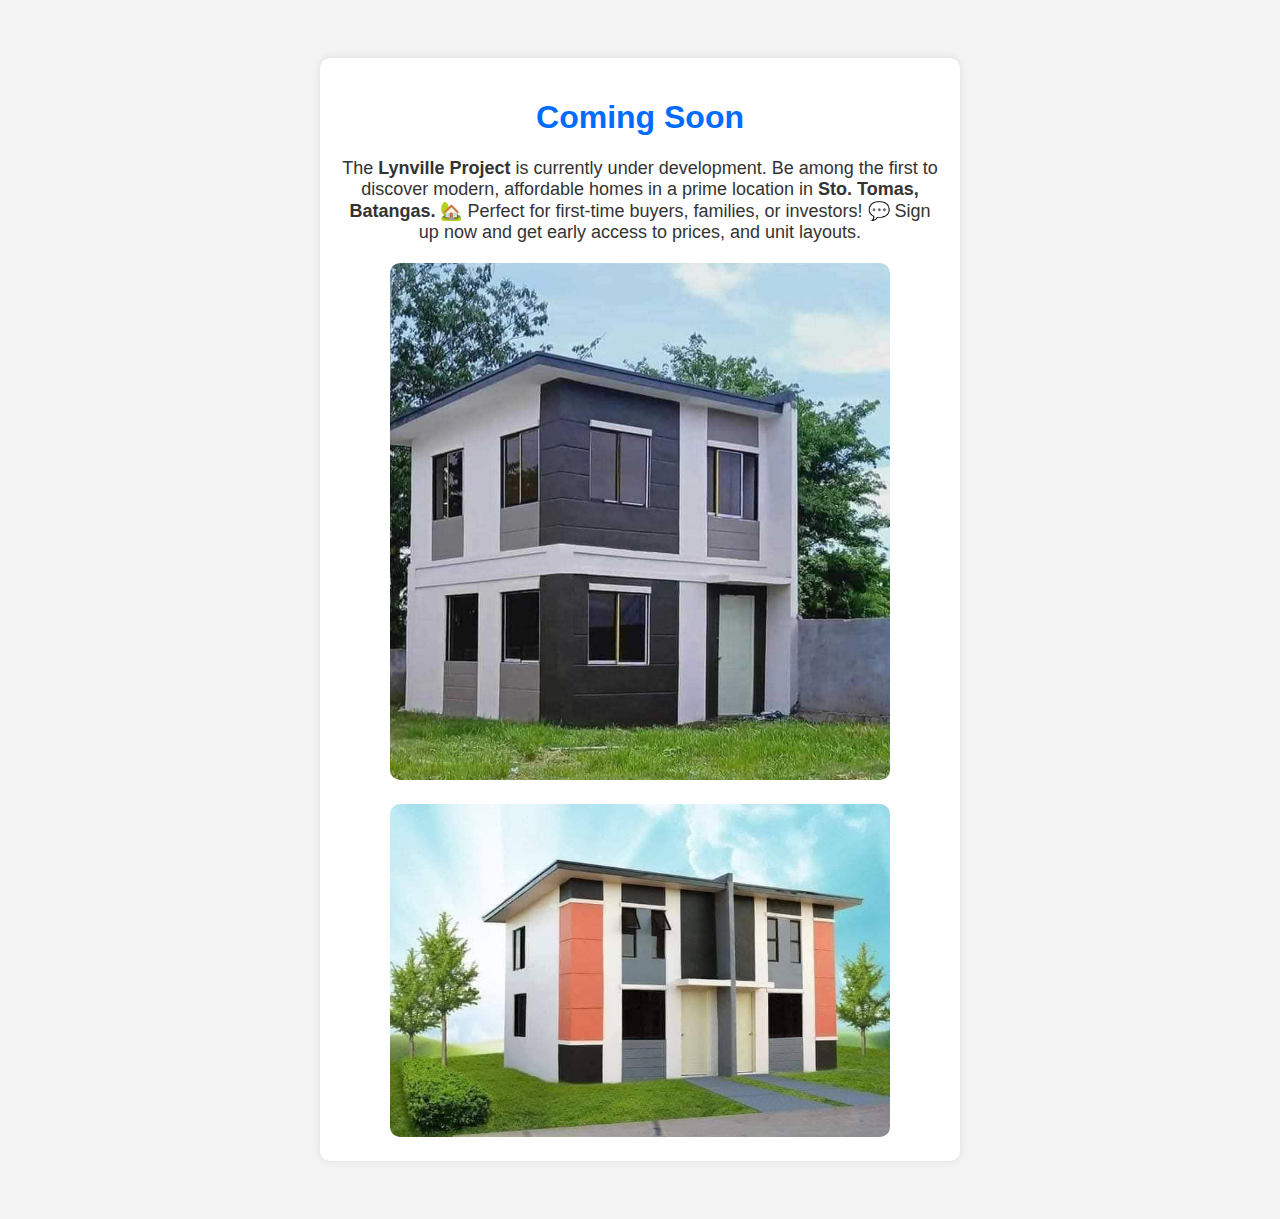
<file: lynville.html>
<!DOCTYPE html>
<html lang="en">
<head>
    <meta charset="UTF-8">
    <meta name="viewport" content="width=device-width, initial-scale=1.0">
    <title>Coming Soon | Lynville Project</title>
    <style>
        body {
            background-color: #f4f4f4;
            color: #333;
            font-family: Arial, sans-serif;
            text-align: center;
            padding: 50px;
        }
        .container {
            max-width: 600px;
            margin: auto;
            padding: 20px;
            background: white;
            border-radius: 10px;
            box-shadow: 0px 0px 10px rgba(0,0,0,0.1);
        }
        h1 {
            color: #006BFF;
        }
        p {
            font-size: 18px;
        }
        p span{
            font-weight: 900;
        }
        .image-container {
            margin-top: 20px;
        }
        img {
            width: 100%;
            max-width: 500px;
            border-radius: 10px;
        }
    </style>
</head>
<body>
    <div class="container">
        <h1>Coming Soon</h1>
        <p>The <span>Lynville Project</span> is currently under development. Be among the first to discover modern, affordable homes in a prime location in <span>Sto. Tomas, Batangas.</span>
            🏡 Perfect for first-time buyers, families, or investors!
            💬 Sign up now and get early access to prices, and unit layouts.</p>
        
        <!-- Image Section -->
        <div class="image-container">
            <img src="images/Lynville2.jpg" alt="Lynville Project Coming Soon">
        </div>
        <div class="image-container">
            <img src="images/Lynville1.jpg" alt="Lynville Project Coming Soon">
        </div>
    </div>
</body>
</html>
</file>
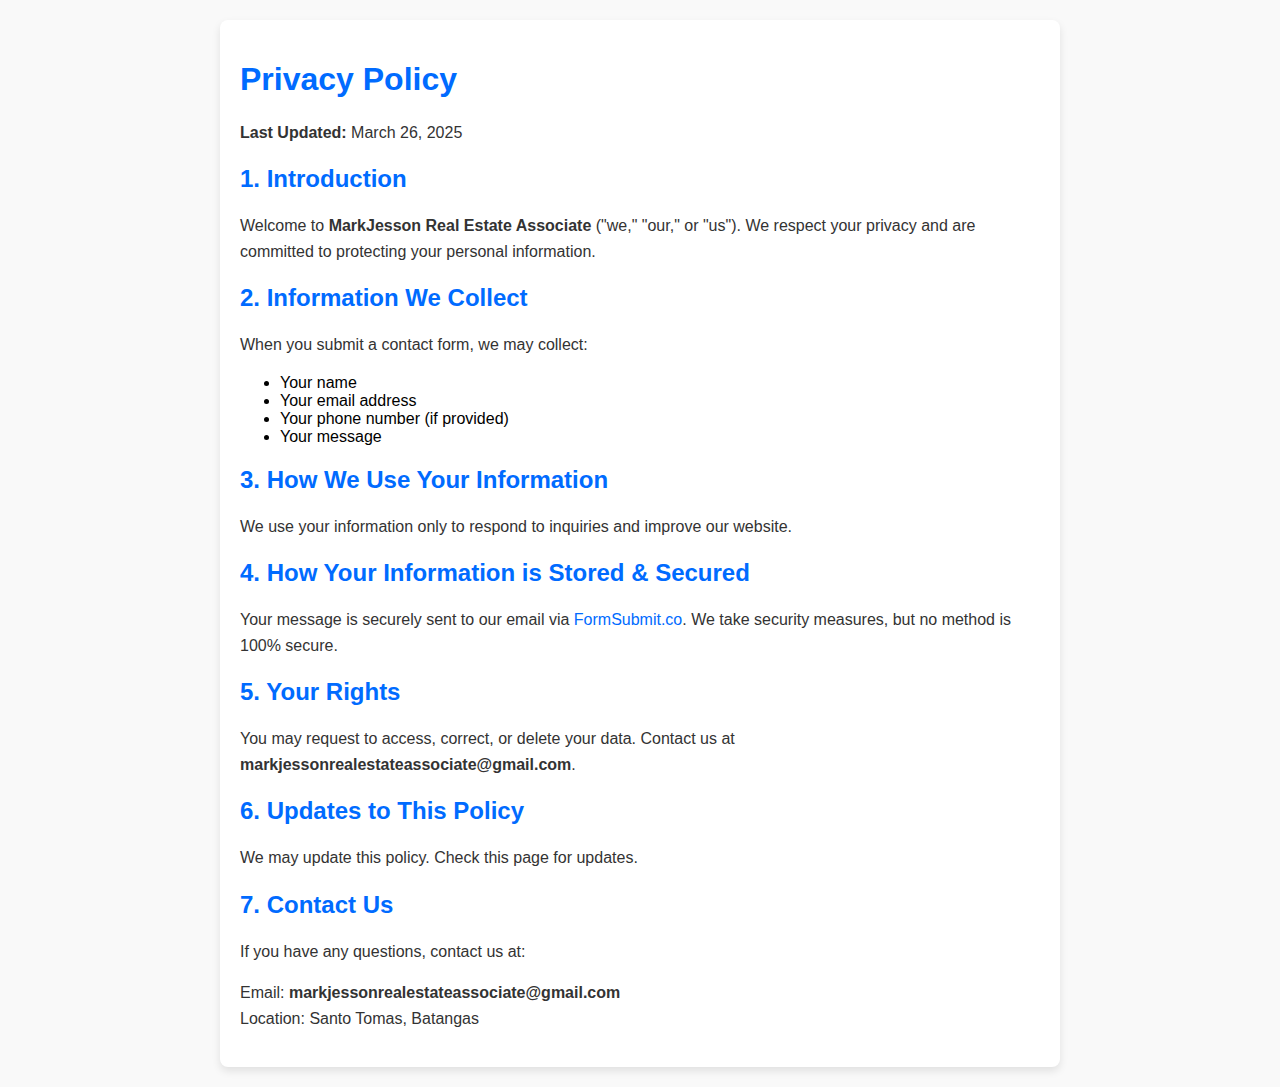
<file: privacy.html>
<!DOCTYPE html>
<html lang="en">
<head>
    <meta charset="UTF-8">
    <meta name="viewport" content="width=device-width, initial-scale=1.0">
    <title>Privacy Policy | Your Website</title>
    <style>
        body {
            font-family: Arial, sans-serif;
            margin: 0;
            padding: 20px;
            background-color: #f9f9f9;
        }
        .container {
            max-width: 800px;
            margin: auto;
            background: white;
            padding: 20px;
            border-radius: 8px;
            box-shadow: 0 4px 8px rgba(0, 0, 0, 0.1);
        }
        h1, h2 {
            color: #006BFF;
        }
        p {
            color: #333;
            line-height: 1.6;
        }
        a {
            color: #006BFF;
            text-decoration: none;
        }
        a:hover {
            text-decoration: underline;
        }
    </style>
</head>
<body>
    <div class="container">
        <h1>Privacy Policy</h1>
        <p><strong>Last Updated:</strong> March 26, 2025</p>

        <h2>1. Introduction</h2>
        <p>Welcome to <strong>MarkJesson Real Estate Associate</strong> ("we," "our," or "us"). We respect your privacy and are committed to protecting your personal information.</p>

        <h2>2. Information We Collect</h2>
        <p>When you submit a contact form, we may collect:</p>
        <ul>
            <li>Your name</li>
            <li>Your email address</li>
            <li>Your phone number (if provided)</li>
            <li>Your message</li>
        </ul>

        <h2>3. How We Use Your Information</h2>
        <p>We use your information only to respond to inquiries and improve our website.</p>

        <h2>4. How Your Information is Stored & Secured</h2>
        <p>Your message is securely sent to our email via <a href="https://formsubmit.co/privacy" target="_blank">FormSubmit.co</a>. We take security measures, but no method is 100% secure.</p>

        <h2>5. Your Rights</h2>
        <p>You may request to access, correct, or delete your data. Contact us at <strong>markjessonrealestateassociate@gmail.com</strong>.</p>

        <h2>6. Updates to This Policy</h2>
        <p>We may update this policy. Check this page for updates.</p>

        <h2>7. Contact Us</h2>
        <p>If you have any questions, contact us at:</p>
        <p>Email: <strong>markjessonrealestateassociate@gmail.com</strong><br>
        Location: Santo Tomas, Batangas</p>
    </div>
</body>
</html>
</file>
